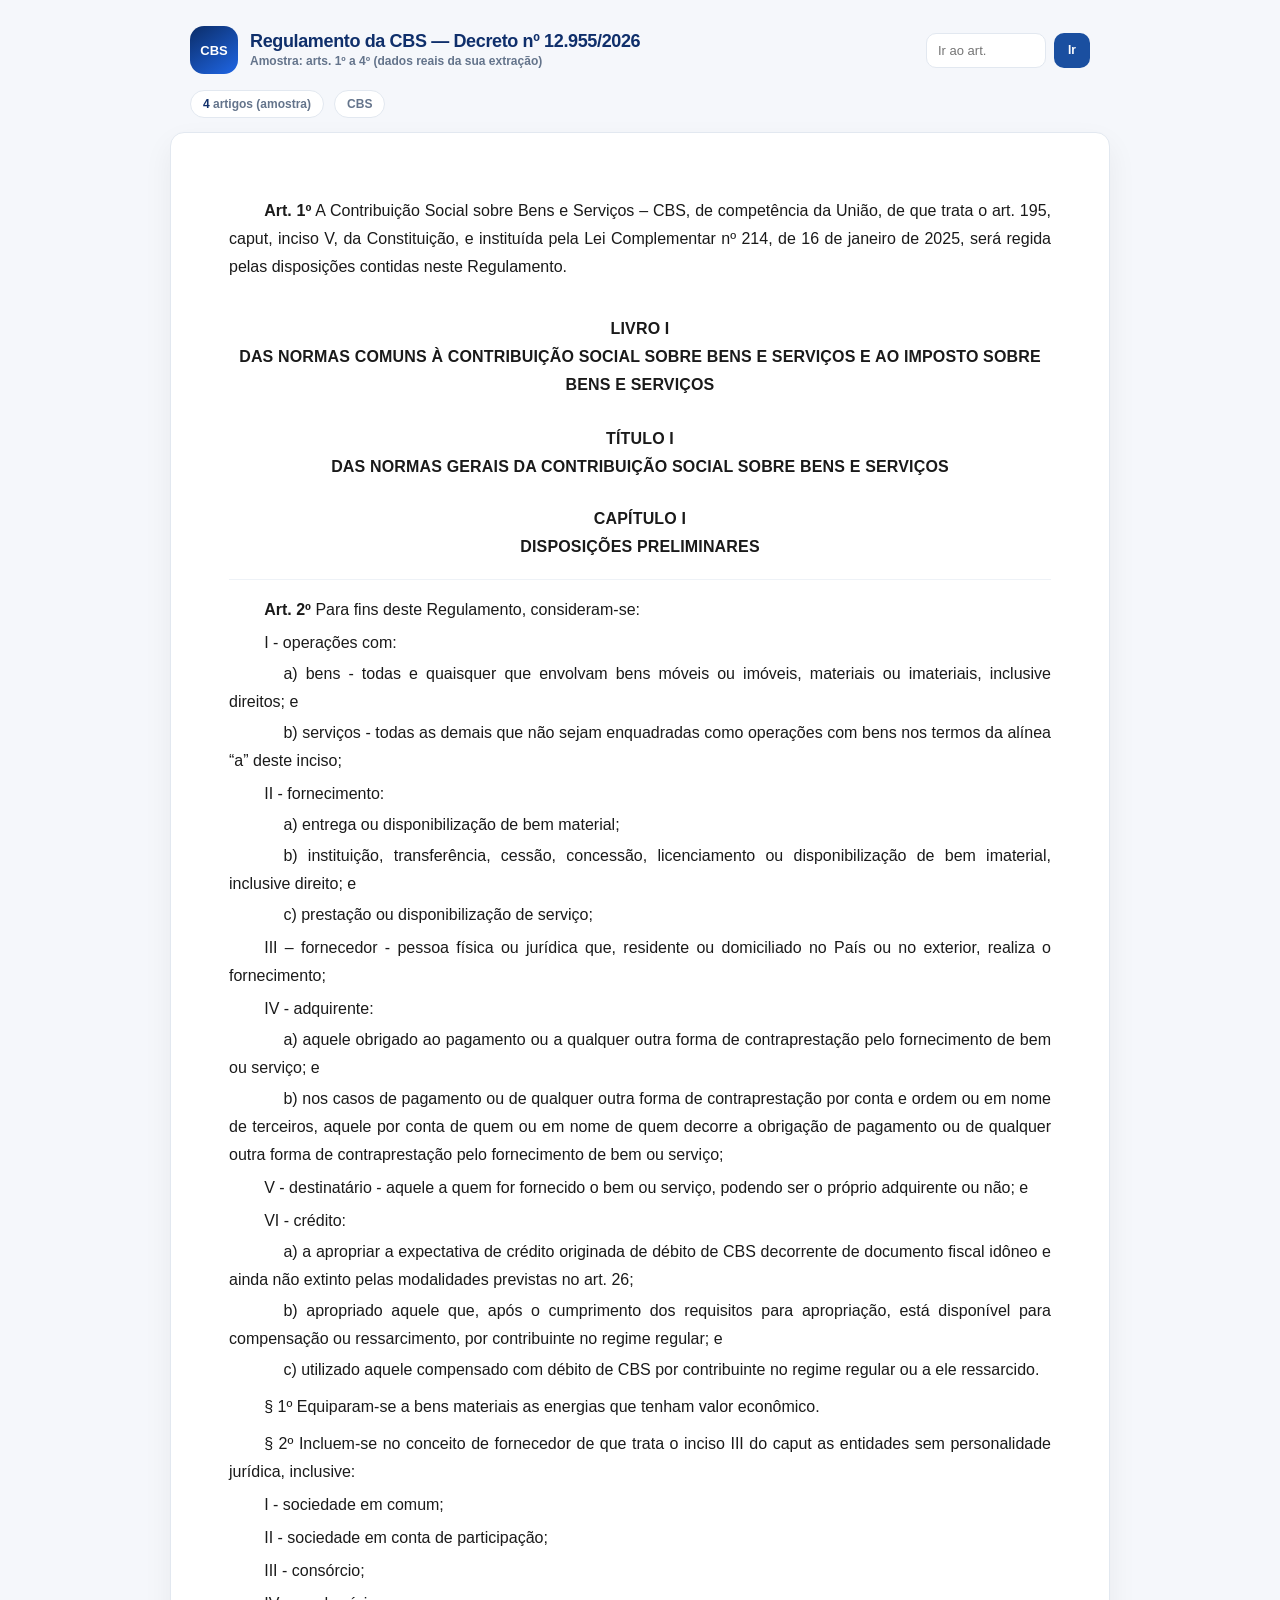
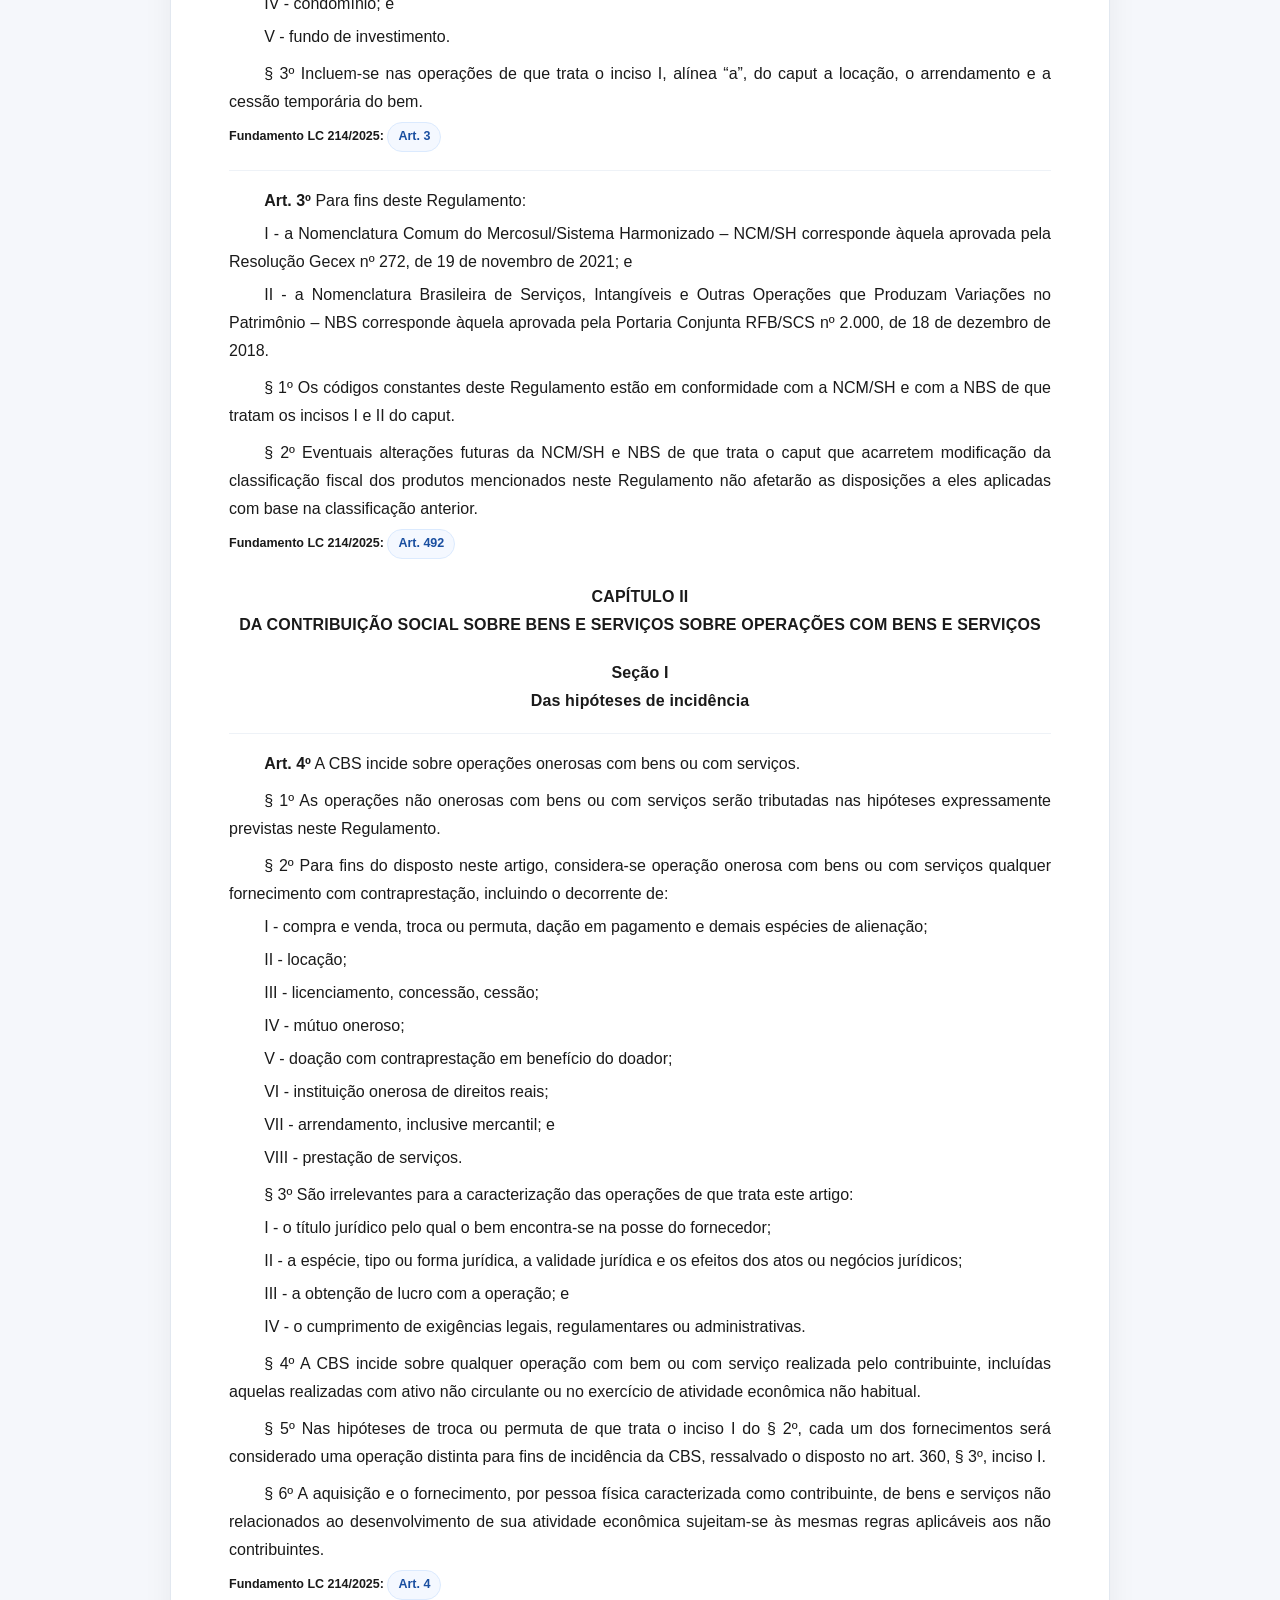
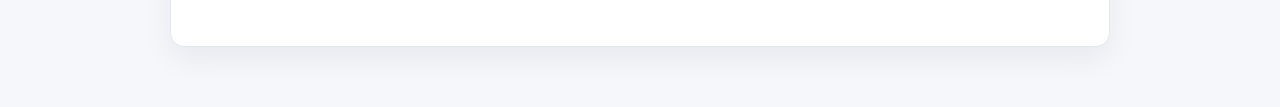
<file: cbs-preview.html>
<!DOCTYPE html>
<html lang="pt-BR">
<head>
<meta charset="UTF-8">
<meta name="viewport" content="width=device-width, initial-scale=1.0">
<title>MindTax | CBS — Prévia do molde (arts. 1º a 4º reais)</title>
<style>
:root{--bg:#f5f7fb;--paper:#fff;--line:#e2e8f0;--blue:#1a4fa0;--blue-dark:#0f2f6b;--text:#1a1a1a;--muted:#64748b;--shadow:0 12px 30px rgba(15,23,42,.06)}
*{margin:0;padding:0;box-sizing:border-box}
body{font-family:Inter,Segoe UI,Arial,sans-serif;background:var(--bg);color:var(--text)}
.norma-topo{max-width:940px;margin:26px auto 16px;padding:0 20px;display:flex;align-items:center;justify-content:space-between;gap:14px}
.norma-topo .id{display:flex;align-items:center;gap:12px;min-width:0}
.norma-topo .ic{width:48px;height:48px;border-radius:14px;flex:0 0 auto;display:grid;place-items:center;color:#fff;font-weight:900;font-size:13px;background:linear-gradient(145deg,#0b2d68,#1f66e5)}
.norma-topo h1{font-size:18px;color:var(--blue-dark);letter-spacing:-.02em;line-height:1.15}
.norma-topo .id span{font-size:12px;color:var(--muted);font-weight:700}
.norma-topo .tools{display:flex;gap:8px;flex:0 0 auto}
.norma-topo .tools input{border:1px solid var(--line);border-radius:10px;padding:9px 11px;font-size:13px;outline:none;width:120px;background:#fff}
.norma-topo .tools button{border:0;border-radius:10px;padding:0 14px;background:var(--blue);color:#fff;font-size:12px;font-weight:800;cursor:pointer}
.norma-stats{max-width:940px;margin:0 auto 14px;padding:0 20px;display:flex;gap:10px;flex-wrap:wrap}
.norma-chip{background:#fff;border:1px solid var(--line);border-radius:999px;padding:6px 12px;font-size:12px;font-weight:700;color:var(--muted)}
.norma-chip strong{color:var(--blue-dark)}
.norma-doc{max-width:940px;margin:0 auto 60px;background:var(--paper);border:1px solid var(--line);border-radius:14px;box-shadow:var(--shadow);padding:46px 58px;font-size:16px;line-height:1.75;color:var(--text)}
.norma-h{text-align:center;font-weight:700;letter-spacing:.01em}
.norma-h .k{display:block}.norma-h .n{display:block;font-weight:700}
.norma-h.livro{margin-top:34px}.norma-h.titulo{margin-top:26px}.norma-h.capitulo{margin-top:24px}
.norma-h.secao{margin-top:20px;font-weight:600}.norma-h.subsecao{margin-top:16px;font-weight:600;font-size:15px}
.norma-h:first-child{margin-top:0}
.norma-art{margin:18px 0 0;text-align:justify;text-indent:2.2em;scroll-margin-top:20px}
.norma-art .num{font-weight:700}
.norma-inciso{margin:5px 0 0;text-align:justify;text-indent:2.2em}
.norma-alinea{margin:3px 0 0;text-align:justify;text-indent:3.4em}
.norma-item{margin:2px 0 0;text-align:justify;text-indent:4.4em}
.norma-par{margin:9px 0 0;text-align:justify;text-indent:2.2em}
.norma-ref{display:block;text-indent:0;margin-top:6px;font-size:12.5px;font-weight:700}
.norma-ref a{color:var(--blue);text-decoration:none;background:#f4f8ff;border:1px solid #dbeafe;border-radius:999px;padding:3px 10px;display:inline-block;cursor:pointer}
.norma-ref a:hover{text-decoration:underline}
.norma-art.sep{border-top:1px solid #eef2f7;padding-top:16px}
.norma-art.destaque{background:#f4f8ff;border-left:3px solid var(--blue);border-radius:4px;padding:8px 12px;text-indent:2.0em}
@media(max-width:720px){.norma-doc{padding:26px 20px;font-size:15px}.norma-topo{flex-direction:column;align-items:flex-start}.norma-art,.norma-inciso,.norma-par{text-indent:1.4em}.norma-alinea{text-indent:2.2em}.norma-item{text-indent:3em}}
</style>
</head>
<body>

<div id="cbs-root"></div>

<script>
/* ====== MOTOR DO MOLDE (mesmo de assets/norma-render.js) ====== */
const MindTaxNorma=(function(){
 function limpar(t){if(!t)return'';t=t.replace(/\(Art\.[\s\S]*?Lei\s+Complementar\s+n[ºo]\s*214[\s\S]*?\)/g,'');t=t.replace(/\((?:Vide\s+)?Produção de efeitos\)/g,'');t=t.replace(/\(Incluído pelo Decreto[^)]*\)/g,'');return t;}
 function parse(texto){const t=limpar(texto);const L=t.split(/\n/).map(s=>s.trim()).filter(Boolean);const e=[];L.forEach(function(l){let tp='cont';if(/^Art\.\s/.test(l))tp='art';else if(/^§\s*\d+/.test(l)||/^Parágrafo único/i.test(l))tp='par';else if(/^[IVXLCDM]+\s*[-–]\s/.test(l))tp='inciso';else if(/^[a-z]\)\s/.test(l))tp='alinea';else if(/^\d+\.\s/.test(l))tp='item';if(tp==='cont'){if(e.length)e[e.length-1].text+=' '+l;else e.push({tipo:'art',text:l});}else e.push({tipo:tp,text:l});});return e;}
 var NIV=[{rx:/^LIVRO\s+[IVXLCDM]+\s*[-–]\s/i,key:'livro',cls:'livro'},{rx:/^T[IÍ]TULO\s+[IVXLCDM]+\s*[-–]\s/i,key:'titulo',cls:'titulo'},{rx:/^CAP[IÍ]TULO\s+[IVXLCDM]+\s*[-–]\s/i,key:'capitulo',cls:'capitulo'},{rx:/^SE[ÇC][ÃA]O\s+[IVXLCDM]+\s*[-–]\s/i,key:'secao',cls:'secao'},{rx:/^SUBSE[ÇC][ÃA]O\s+[IVXLCDM]+\s*[-–]\s/i,key:'subsecao',cls:'subsecao'}];
 function classe(h){h=(h||'').trim();for(var i=0;i<NIV.length;i++)if(NIV[i].rx.test(h))return NIV[i];return null;}
 function header(h,cls){var i=h.indexOf(' - ');if(i<0)i=h.indexOf(' – ');var k=i>=0?h.slice(0,i).trim():h.trim();var n=i>=0?h.slice(i+3).trim():'';return'<div class="norma-h '+cls+'"><span class="k">'+esc(k)+'</span>'+(n?'<span class="n">'+esc(n)+'</span>':'')+'</div>';}
 function ref(art){var r=art.referencias_lc214,L=[];if(Array.isArray(r))L=r.slice();else if(typeof r==='string'&&r.trim())L=[r.trim()];L=L.filter(Boolean);if(!L.length)return'';var a=L.map(function(n){return'<a onclick="MindTaxNorma.irLC214(\''+n+'\')">Art. '+esc(n)+'</a>';});return'<span class="norma-ref">Fundamento LC 214/2025: '+a.join(' ')+'</span>';}
 function artigo(art,primeiro){var e=parse(art.texto),html='',id='art-'+(art.artigo||''),ab=false;e.forEach(function(x){if(x.tipo==='art'){var m=x.text.match(/^(Art\.\s*[\dºoA-Z-]+)\s*/);var num=m?m[1]:'';var rs=m?x.text.slice(m[0].length):x.text;var sep=(!primeiro&&!ab)?' sep':'';html+='<p class="norma-art'+sep+'" id="'+id+'">'+(num?'<span class="num">'+esc(num)+'</span> ':'')+esc(rs)+'</p>';ab=true;}else if(x.tipo==='inciso')html+='<p class="norma-inciso">'+esc(x.text)+'</p>';else if(x.tipo==='alinea')html+='<p class="norma-alinea">'+esc(x.text)+'</p>';else if(x.tipo==='item')html+='<p class="norma-item">'+esc(x.text)+'</p>';else if(x.tipo==='par')html+='<p class="norma-par">'+esc(x.text)+'</p>';});html+=ref(art);return html;}
 function render(c,meta,arts){var at={livro:null,titulo:null,capitulo:null,secao:null,subsecao:null},ord=['livro','titulo','capitulo','secao','subsecao'];
  var top='<div class="norma-topo"><div class="id"><div class="ic">'+esc(meta.icone)+'</div><div><h1>'+esc(meta.titulo)+'</h1><span>'+esc(meta.subtitulo)+'</span></div></div><div class="tools"><input id="normaGoArt" type="text" placeholder="Ir ao art."><button onclick="MindTaxNorma.irArtigo()">Ir</button></div></div>';
  var st='<div class="norma-stats"><span class="norma-chip"><strong>'+arts.length+'</strong> artigos (amostra)</span><span class="norma-chip">'+esc(meta.sigla)+'</span></div>';
  var doc='<article class="norma-doc">';
  arts.forEach(function(art,i){(Array.isArray(art.hierarquia)?art.hierarquia:[]).forEach(function(h){var nv=classe(h);if(!nv)return;if(at[nv.key]!==h){doc+=header(h,nv.cls);at[nv.key]=h;var p=ord.indexOf(nv.key);for(var j=p+1;j<ord.length;j++)at[ord[j]]=null;}});doc+=artigo(art,i===0);});
  doc+='</article>';c.innerHTML=top+st+doc;}
 function esc(s){return String(s==null?'':s).replace(/&/g,'&amp;').replace(/</g,'&lt;').replace(/>/g,'&gt;');}
 function irArtigo(){var v=((document.getElementById('normaGoArt')||{}).value||'').replace(/\D/g,'');if(!v){alert('Informe o número do artigo.');return;}var a=document.getElementById('art-'+v);if(!a){alert('Art. '+v+' não está nesta amostra (contém arts. 1º a 4º).');return;}document.querySelectorAll('.norma-art.destaque').forEach(e=>e.classList.remove('destaque'));a.classList.add('destaque');a.scrollIntoView({behavior:'smooth',block:'center'});}
 function irLC214(n){alert('Abrir LC 214/2025 — Art. '+n+' (no portal completo, isto navega até o artigo da LC 214).');}
 return{render:render,irArtigo:irArtigo,irLC214:irLC214};
})();

/* ====== DADOS REAIS (arts. 1º a 4º do cbs_completo.json) ====== */
const CBS_AMOSTRA = [
 {artigo:"1",hierarquia:{},referencias_lc214:{},
  texto:"Art. 1º A Contribuição Social sobre Bens e Serviços –\nCBS, de competência da União, de que trata o\nart. 195, caput, inciso V, da Constituição,\ne instituída pela\nLei Complementar nº 214, de 16 de janeiro de 2025,\nserá regida pelas disposições contidas neste Regulamento."},
 {artigo:"2",hierarquia:["LIVRO I - DAS NORMAS COMUNS À CONTRIBUIÇÃO SOCIAL SOBRE BENS E SERVIÇOS E AO IMPOSTO SOBRE BENS E SERVIÇOS","TÍTULO I - DAS NORMAS GERAIS DA CONTRIBUIÇÃO SOCIAL SOBRE BENS E SERVIÇOS","CAPÍTULO I - DISPOSIÇÕES PRELIMINARES"],referencias_lc214:"3",
  texto:"Art. 2º Para fins deste Regulamento, consideram-se: (Art.\n3º da Lei Complementar nº 214, de 16 de janeiro de 2025)\nI - operações com:\na) bens - todas e quaisquer que envolvam bens móveis ou imóveis, materiais\nou imateriais, inclusive direitos; e\nb) serviços - todas as demais que não sejam enquadradas como operações com\nbens nos termos da alínea “a” deste inciso;\nII - fornecimento:\na) entrega ou disponibilização de bem material;\nb) instituição, transferência, cessão, concessão, licenciamento ou\ndisponibilização de bem imaterial, inclusive direito; e\nc) prestação ou disponibilização de serviço;\nIII – fornecedor - pessoa física ou jurídica que, residente ou domiciliado\nno País ou no exterior, realiza o fornecimento;\nIV - adquirente:\na) aquele obrigado ao pagamento ou a qualquer outra forma de contraprestação\npelo fornecimento de bem ou serviço; e\nb) nos casos de pagamento ou de qualquer outra forma de contraprestação por\nconta e ordem ou em nome de terceiros, aquele por conta de quem ou em nome\nde quem decorre a obrigação de pagamento ou de qualquer outra forma de\ncontraprestação pelo fornecimento de bem ou serviço;\nV - destinatário - aquele a quem for fornecido o bem ou serviço, podendo ser\no próprio adquirente ou não; e\nVI - crédito:\na) a apropriar a expectativa de crédito originada de débito de CBS\ndecorrente de documento fiscal idôneo e ainda não extinto pelas modalidades\nprevistas no art. 26;\nb) apropriado aquele que, após o cumprimento dos requisitos para\napropriação, está disponível para compensação ou ressarcimento, por\ncontribuinte no regime regular; e\nc) utilizado aquele compensado com débito de CBS por contribuinte no regime\nregular ou a ele ressarcido.\n§ 1º Equiparam-se a bens materiais as energias que tenham valor econômico.\n§ 2º Incluem-se no conceito de fornecedor de que trata o inciso III do\ncaput as entidades sem personalidade jurídica, inclusive:\nI - sociedade em comum;\nII - sociedade em conta de participação;\nIII - consórcio;\nIV - condomínio; e\nV - fundo de investimento.\n§ 3º Incluem-se nas operações de que trata o inciso I, alínea “a”, do\ncaput a locação, o arrendamento e a cessão temporária do bem."},
 {artigo:"3",hierarquia:["LIVRO I - DAS NORMAS COMUNS À CONTRIBUIÇÃO SOCIAL SOBRE BENS E SERVIÇOS E AO IMPOSTO SOBRE BENS E SERVIÇOS","TÍTULO I - DAS NORMAS GERAIS DA CONTRIBUIÇÃO SOCIAL SOBRE BENS E SERVIÇOS","CAPÍTULO I - DISPOSIÇÕES PRELIMINARES"],referencias_lc214:"492",
  texto:"Art. 3º Para fins deste Regulamento: (Art.\n492 da Lei Complementar nº 214, de 16 de janeiro de 2025)\nI - a Nomenclatura Comum do Mercosul/Sistema Harmonizado – NCM/SH\ncorresponde àquela aprovada pela Resolução Gecex nº 272, de 19 de novembro\nde 2021; e\nII - a Nomenclatura Brasileira de Serviços, Intangíveis e Outras Operações\nque Produzam Variações no Patrimônio – NBS corresponde àquela aprovada pela\nPortaria Conjunta RFB/SCS nº 2.000, de 18 de dezembro de 2018.\n§ 1º Os códigos constantes deste Regulamento estão em conformidade com a\nNCM/SH e com a NBS de que tratam os incisos I e II do caput.\n§ 2º Eventuais alterações futuras da NCM/SH e NBS de que trata o caput\nque acarretem modificação da classificação fiscal dos produtos mencionados\nneste Regulamento não afetarão as disposições a eles aplicadas com base na\nclassificação anterior."},
 {artigo:"4",hierarquia:["LIVRO I - DAS NORMAS COMUNS À CONTRIBUIÇÃO SOCIAL SOBRE BENS E SERVIÇOS E AO IMPOSTO SOBRE BENS E SERVIÇOS","TÍTULO I - DAS NORMAS GERAIS DA CONTRIBUIÇÃO SOCIAL SOBRE BENS E SERVIÇOS","CAPÍTULO II - DA CONTRIBUIÇÃO SOCIAL SOBRE BENS E SERVIÇOS SOBRE OPERAÇÕES COM BENS E SERVIÇOS","Seção I - Das hipóteses de incidência"],referencias_lc214:"4",
  texto:"Art. 4º A CBS incide sobre operações onerosas com bens\nou com serviços. (Art.\n4º da Lei Complementar nº 214, de 16 de janeiro de 2025)\n§ 1º As operações não onerosas com bens ou com serviços serão tributadas\nnas hipóteses expressamente previstas neste Regulamento.\n§ 2º Para fins do disposto neste artigo, considera-se operação onerosa com\nbens ou com serviços qualquer fornecimento com contraprestação, incluindo o\ndecorrente de:\nI - compra e venda, troca ou permuta, dação em pagamento e demais espécies\nde alienação;\nII - locação;\nIII - licenciamento, concessão, cessão;\nIV - mútuo oneroso;\nV - doação com contraprestação em benefício do doador;\nVI - instituição onerosa de direitos reais;\nVII - arrendamento, inclusive mercantil; e\nVIII - prestação de serviços.\n§ 3º São irrelevantes para a caracterização das operações de que trata este\nartigo:\nI - o título jurídico pelo qual o bem encontra-se na posse do fornecedor;\nII - a espécie, tipo ou forma jurídica, a validade jurídica e os efeitos dos\natos ou negócios jurídicos;\nIII - a obtenção de lucro com a operação; e\nIV - o cumprimento de exigências legais, regulamentares ou administrativas.\n§ 4º A CBS incide sobre qualquer operação com bem ou com serviço realizada\npelo contribuinte, incluídas aquelas realizadas com ativo não circulante ou\nno exercício de atividade econômica não habitual.\n§ 5º Nas hipóteses de troca ou permuta de que trata o inciso I do § 2º,\ncada um dos fornecimentos será considerado uma operação distinta para fins\nde incidência da CBS, ressalvado o disposto no art. 360, § 3º, inciso I.\n§ 6º A aquisição e o fornecimento, por pessoa física caracterizada como\ncontribuinte, de bens e serviços não relacionados ao desenvolvimento de sua\natividade econômica sujeitam-se às mesmas regras aplicáveis aos não\ncontribuintes."}
];

MindTaxNorma.render(document.getElementById('cbs-root'), {
    sigla:'CBS', titulo:'Regulamento da CBS — Decreto nº 12.955/2026',
    subtitulo:'Amostra: arts. 1º a 4º (dados reais da sua extração)', icone:'CBS'
}, CBS_AMOSTRA);
</script>
</body>
</html>
</file>
